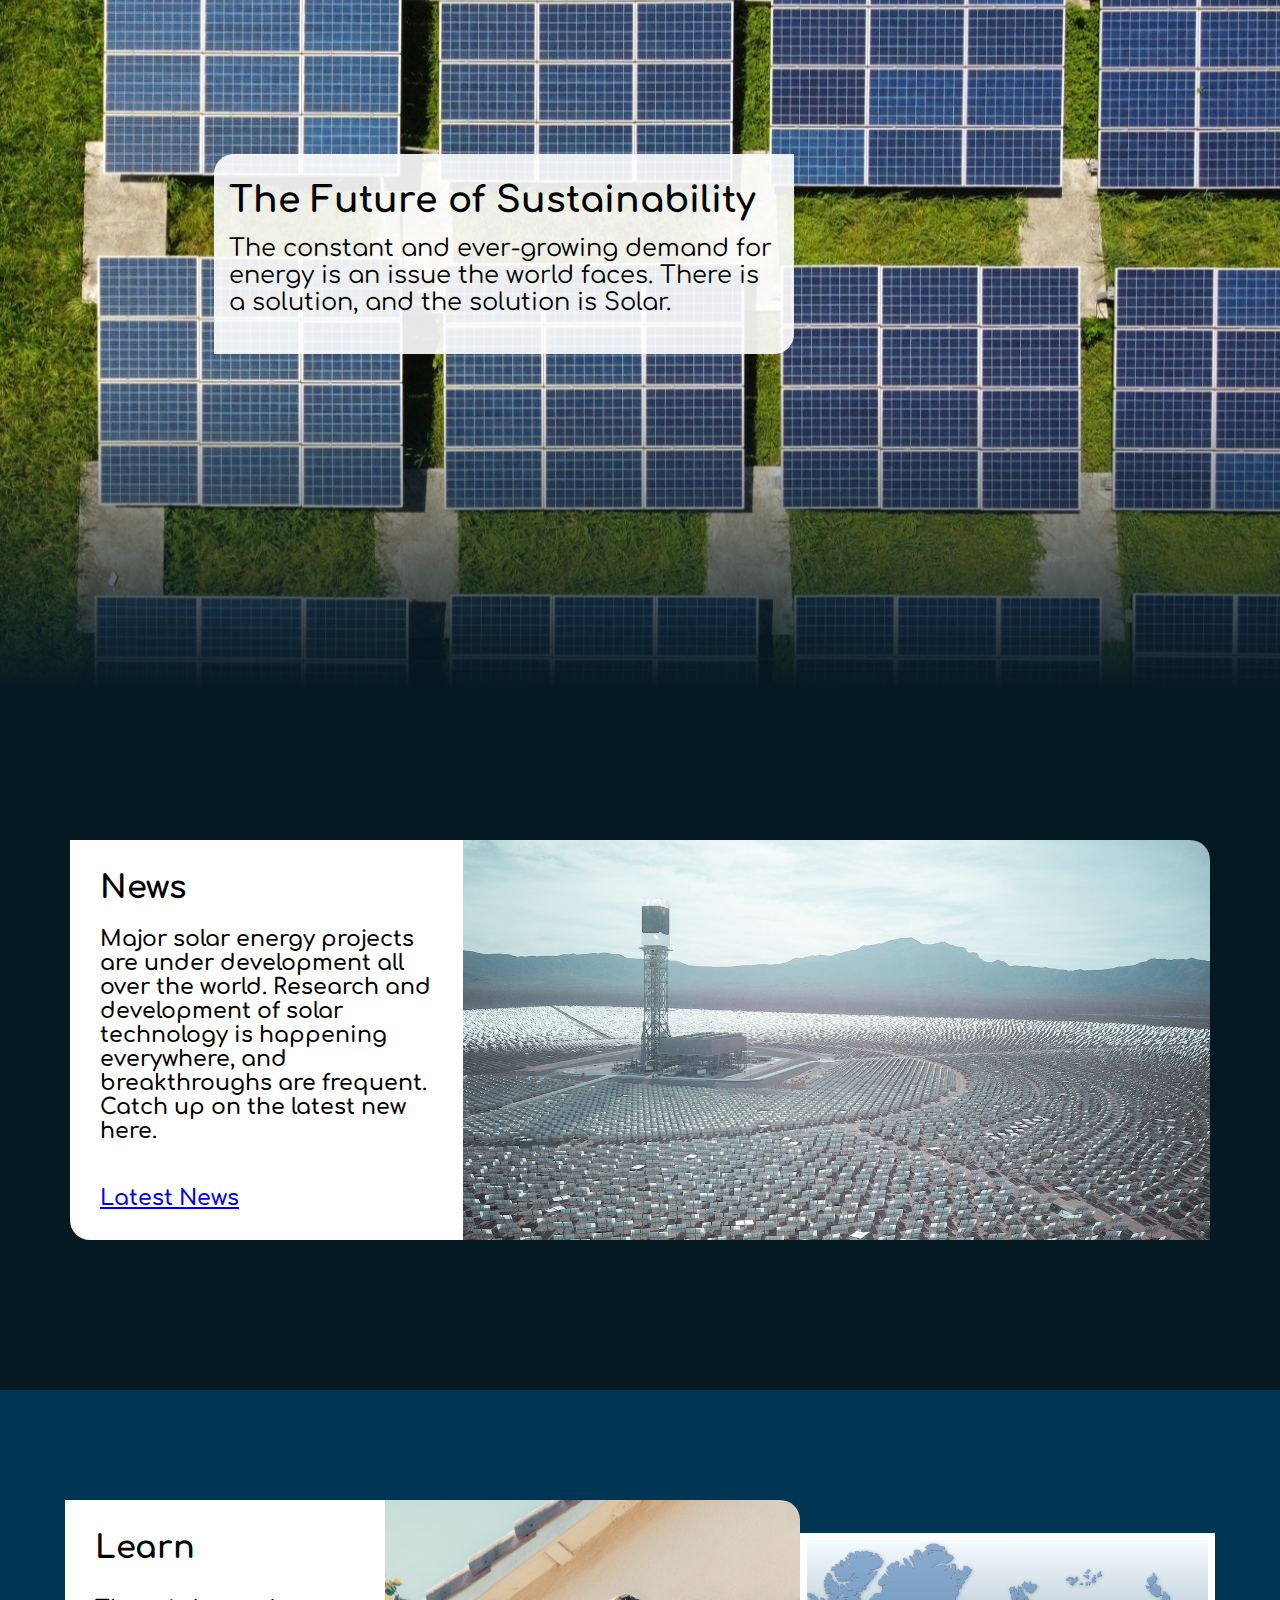
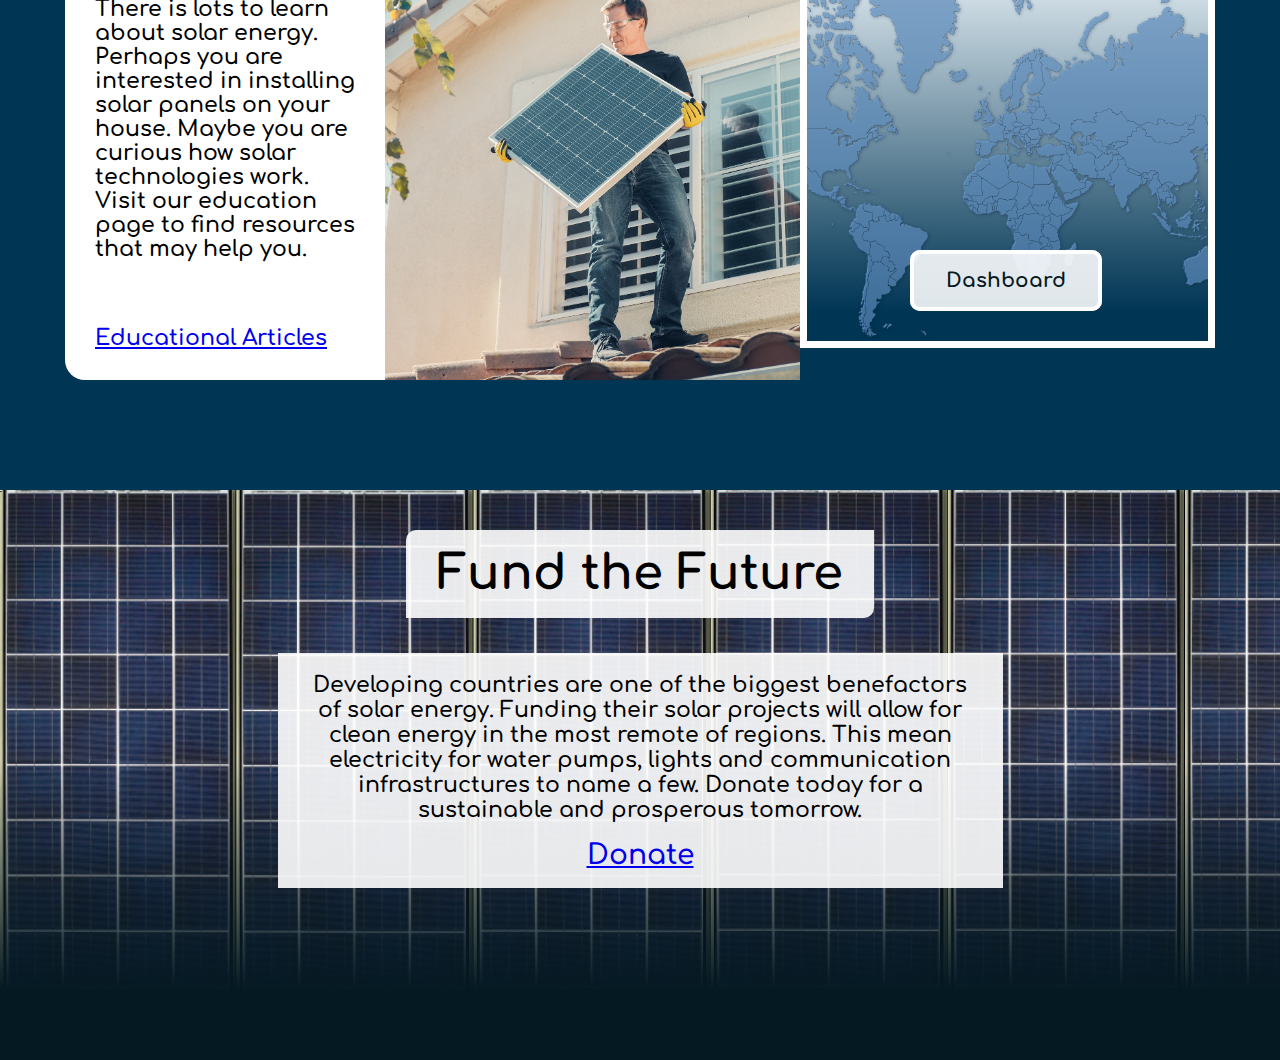
<file: index.html>
<!doctype html>
<html lang="en">
<head>
    <meta charset="UTF-8">
    <meta name="viewport"
          content="width=device-width, user-scalable=no, initial-scale=1.0, maximum-scale=1.0, minimum-scale=1.0">
    <meta http-equiv="X-UA-Compatible" content="ie=edge">
    <title>SolarPowerNow</title>
    <script src="https://code.jquery.com/jquery-3.6.1.min.js"
            integrity="sha256-o88AwQnZB+VDvE9tvIXrMQaPlFFSUTR+nldQm1LuPXQ=" crossorigin="anonymous"></script>
    <link rel="stylesheet" href="styles/main.css">
    <link rel="stylesheet" href="styles/home.css">
</head>
<body>
<header id="header"></header>
<main>
    <div class="container-main">
        <section class="hero-section">
            <div class="hero-section-content">
                <h1>The Future of Sustainability</h1>
                <p>The constant and ever-growing demand for energy is an issue the world faces. There is a solution, and
                    the solution is Solar. </p>
            </div>
        </section>
        <section class="section-two">
            <div class="section-two-content">
                <h2>News</h2>
                <p>Major solar energy projects are under development all over the world. Research and development of
                    solar technology is happening everywhere, and breakthroughs are frequent.
                    Catch up on the latest new here.</p>
                <a href="./news.html">Latest News</a>
            </div>
            <div class="section-two-image"></div>
        </section>
        <section class="section-three">
            <div class="section-three-left">
                <div class="section-three-content">
                    <h2>Learn</h2>
                    <p>There is lots to learn about solar energy. Perhaps you are interested in installing solar panels
                        on your house. Maybe you are curious how solar technologies work. Visit our education page to
                        find resources that may help you. </p>
                    <a href="./learn.html">Educational Articles</a>
                </div>
                <div class="section-three-image"></div>
            </div>
            <div class="section-three-map">
                <a href="./dashboard.html">Dashboard</a>
            </div>
        </section>
        <section class="section-four">
            <div class="section-four-heading">
                <h2>Fund the Future</h2>
            </div>
            <div class="section-four-content">
                <p>Developing countries are one of the biggest benefactors of solar energy. Funding their solar projects
                    will allow for clean energy in the most remote of regions. This mean electricity for water pumps,
                    lights and communication infrastructures to name a few. Donate today for a sustainable and
                    prosperous tomorrow. </p>
                <a href="./donations.html">Donate</a>
            </div>
        </section>
    </div>
</main>
<footer id="footer"></footer>
<script src="./scripts/headerAndFooter.js"></script>
</body>
</html>
</file>
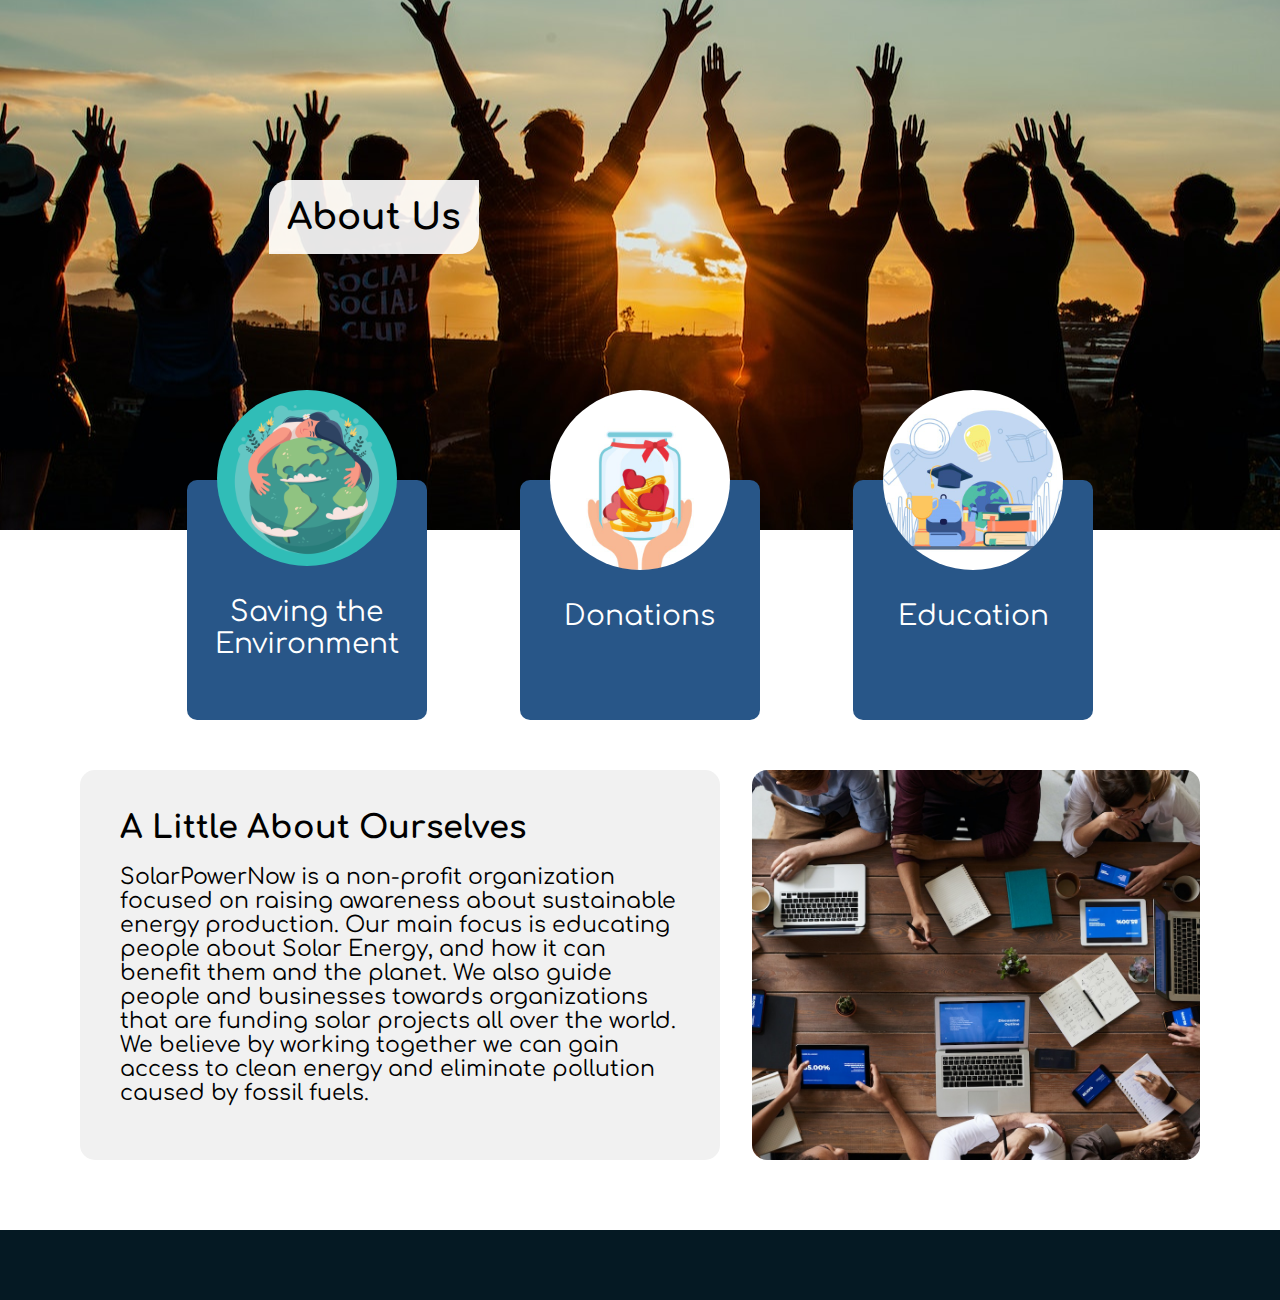
<file: about.html>
<!doctype html>
<html lang="en">
<head>
    <meta charset="UTF-8">
    <meta name="viewport"
          content="width=device-width, initial-scale=1.0, maximum-scale=1.0, minimum-scale=1.0">
    <meta http-equiv="X-UA-Compatible" content="ie=edge">
    <title>SolarPowerNow | About</title>
    <script src="https://code.jquery.com/jquery-3.6.1.min.js"
            integrity="sha256-o88AwQnZB+VDvE9tvIXrMQaPlFFSUTR+nldQm1LuPXQ=" crossorigin="anonymous"></script>
    <link rel="stylesheet" href="styles/main.css">
    <link rel="stylesheet" href="styles/about.css">
</head>
<body>
<header id="header"></header>
<main>
    <div class="container-main">
        <section class="hero-section">
            <div class="hero-section-content">
                <h1>About Us</h1>
            </div>
        </section>
        <section class="about-tag-section">
            <div class="about-tag-grid">
                <div>
                    <div id="tag-img-1"></div>
                    <p>Saving the Environment</p>
                </div>
                <div>
                    <div id="tag-img-2"></div>
                    <p>Donations</p>
                </div>
                <div>
                    <div id="tag-img-3"></div>
                    <p>Education</p>
                </div>
            </div>
        </section>
        <section class="about-content-section">
            <div class="about-content-grid">
                <div class="about-content-text">
                    <h2>A Little About Ourselves</h2>
                    <p>SolarPowerNow is a non-profit organization focused on raising awareness about sustainable energy
                        production. Our main focus is educating people about Solar Energy, and how it can benefit
                        them
                        and the planet. We also guide people and businesses towards organizations that are funding solar
                        projects all over the world. We believe by working together we can gain access to clean energy
                        and
                        eliminate pollution caused by fossil fuels. </p>
                </div>
                <div class="about-content-img"></div>
            </div>
        </section>
    </div>
</main>
<footer id="footer"></footer>
<script src="./scripts/headerAndFooter.js"></script>
</body>
</html>
</file>
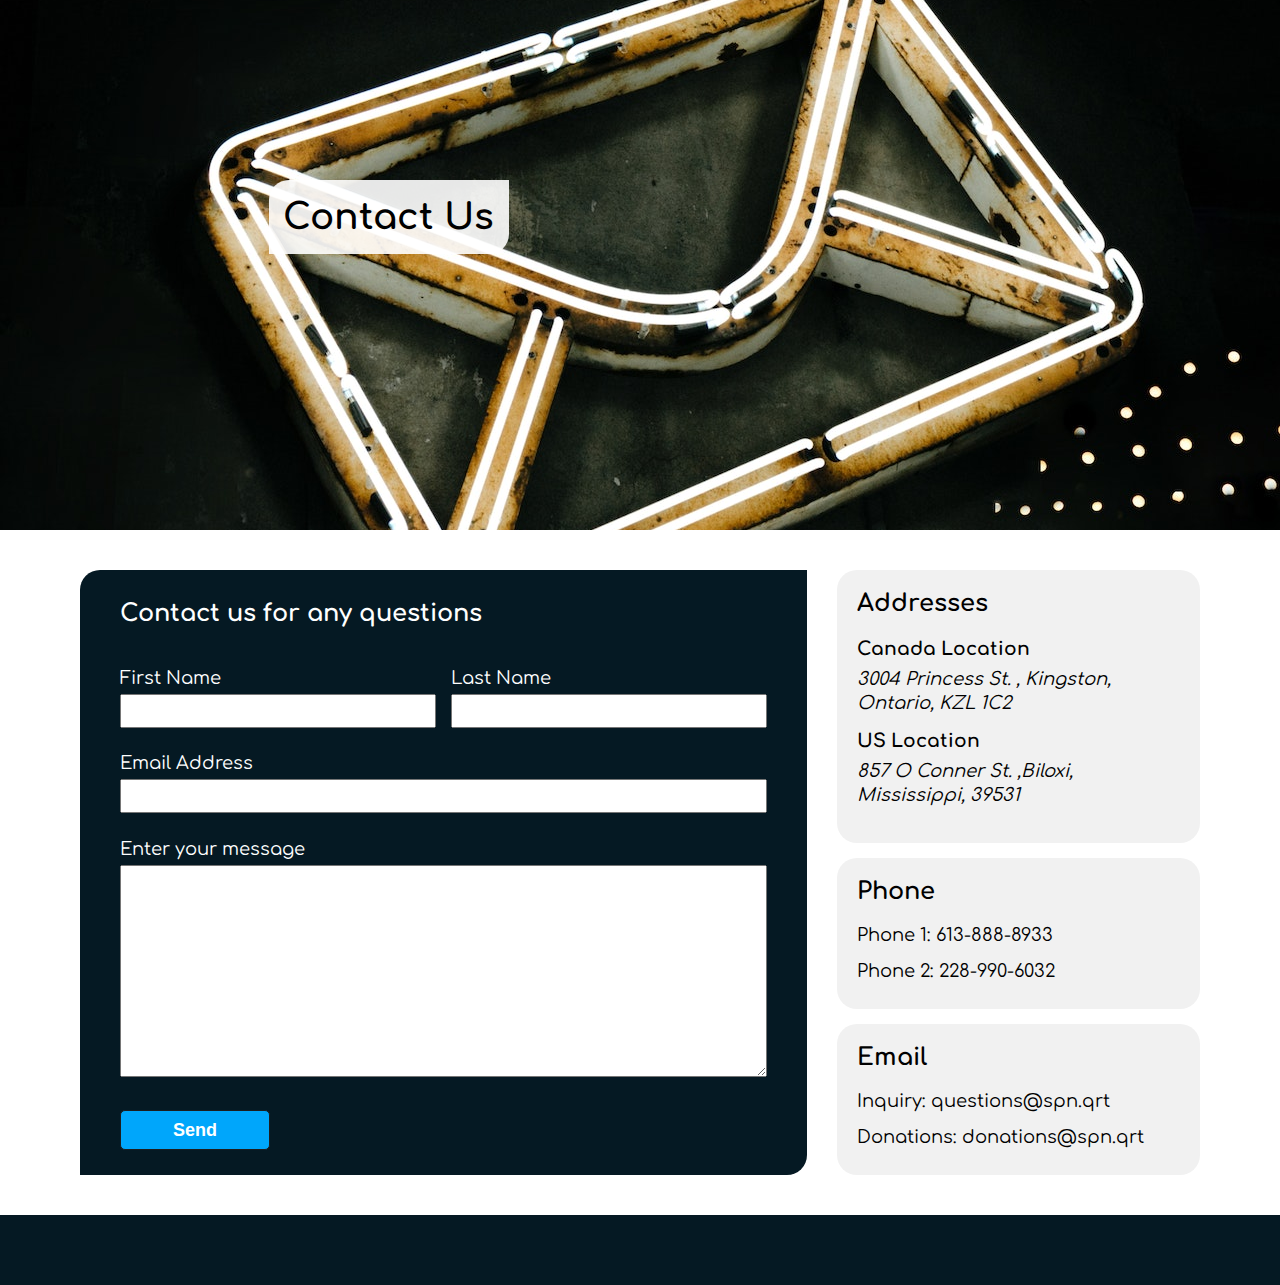
<file: contact.html>
<!doctype html>
<html lang="en">
<head>
    <meta charset="UTF-8">
    <meta name="viewport"
          content="width=device-width, user-scalable=no, initial-scale=1.0, maximum-scale=1.0, minimum-scale=1.0">
    <meta http-equiv="X-UA-Compatible" content="ie=edge">
    <title>SolarPowerNow | Contact</title>
    <script src="https://code.jquery.com/jquery-3.6.1.min.js"
            integrity="sha256-o88AwQnZB+VDvE9tvIXrMQaPlFFSUTR+nldQm1LuPXQ=" crossorigin="anonymous"></script>
    <link rel="stylesheet" href="https://cdnjs.cloudflare.com/ajax/libs/font-awesome/6.2.1/css/all.min.css"
          integrity="sha512-MV7K8+y+gLIBoVD59lQIYicR65iaqukzvf/nwasF0nqhPay5w/9lJmVM2hMDcnK1OnMGCdVK+iQrJ7lzPJQd1w=="
          crossorigin="anonymous" referrerpolicy="no-referrer"/>
    <link rel="stylesheet" href="styles/main.css">
    <link rel="stylesheet" href="styles/contact.css">
</head>
<body>
<header id="header"></header>
<main>
    <div class="container-main">
        <section class="hero-section">
            <div class="hero-section-content">
                <h1>Contact Us</h1>
            </div>
        </section>

        <section class="contact-section">
            <div class="contact-section-main-grid">
                <form class="contact-form-grid">
                    <h2>Contact us for any questions</h2>
                    <div class="contact-first-name">
                        <label for="first-name">First Name</label>
                        <input type="text" id="first-name" required>
                    </div>
                    <div class="contact-last-name">
                        <label for="last-name">Last Name</label>
                        <input type="text" id="last-name" required>
                    </div>
                    <div class="contact-email">
                        <label for="email-input">Email Address</label>
                        <input type="text" id="email-input" required>
                    </div>
                    <div class="contact-message">
                        <label for="message">Enter your message</label>
                        <textarea id="message" rows="14"></textarea>
                    </div>
                    <div class="form-submit">
                        <input type="submit" value="Send">
                    </div>
                </form>
                <div class="contact-info-grid">
                    <div class="address-info">
                        <h2>Addresses <i class="fa-solid fa-location-dot"></i></h2>
                        <h3>Canada Location</h3>
                        <address>3004 Princess St. , Kingston, <br>Ontario, KZL 1C2</address>
                        <h3>US Location</h3>
                        <address>857 O Conner St. ,Biloxi, <br>Mississippi, 39531</address>
                    </div>
                    <div class="phone-info">
                        <h2>Phone <i class="fa-solid fa-phone"></i></h2>
                        <p>Phone 1: 613-888-8933</p>
                        <p>Phone 2: 228-990-6032</p>
                    </div>
                    <div class="email-info">
                        <h2>Email <i class="fa-solid fa-envelope"></i></h2>
                        <p>Inquiry: questions@spn.qrt</p>
                        <p>Donations: donations@spn.qrt</p>
                    </div>
                </div>
            </div>
        </section>
    </div>
</main>
<footer id="footer"></footer>
<script src="./scripts/headerAndFooter.js"></script>
</body>
</html>
</file>
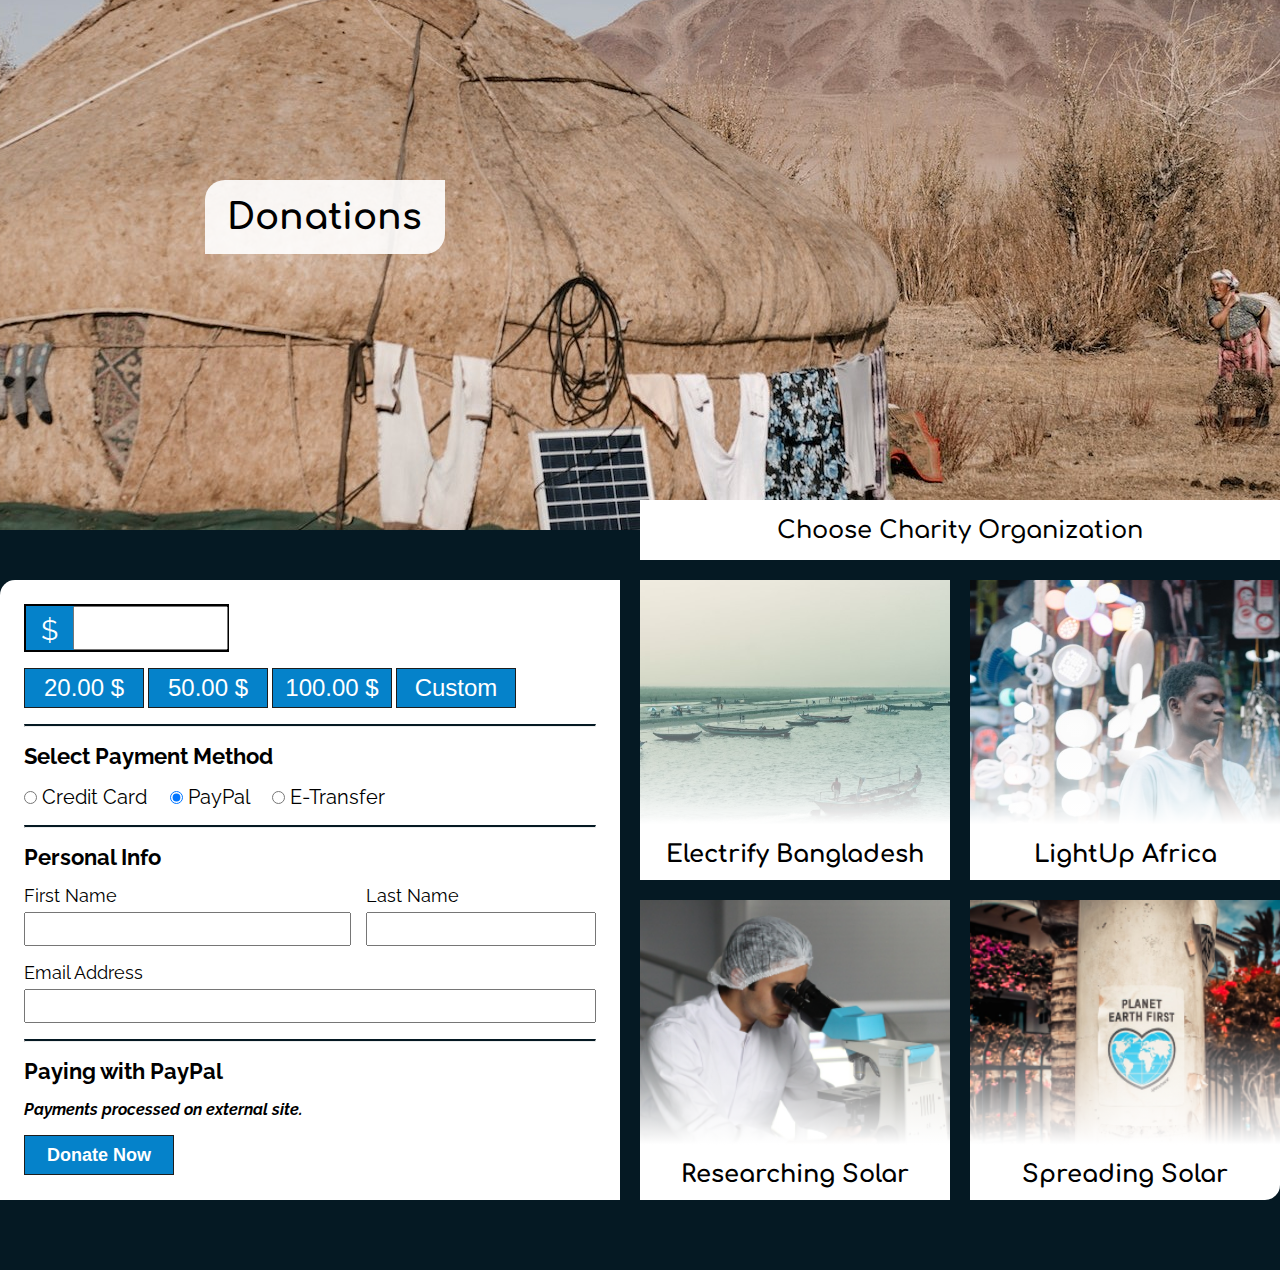
<file: donations.html>
<!doctype html>
<html lang="en">
<head>
    <meta charset="UTF-8">
    <meta name="viewport"
          content="width=device-width, user-scalable=no, initial-scale=1.0, maximum-scale=1.0, minimum-scale=1.0">
    <meta http-equiv="X-UA-Compatible" content="ie=edge">
    <title>SolarPowerNow | Learn</title>
    <script src="https://code.jquery.com/jquery-3.6.1.min.js"
            integrity="sha256-o88AwQnZB+VDvE9tvIXrMQaPlFFSUTR+nldQm1LuPXQ=" crossorigin="anonymous"></script>
    <link rel="stylesheet" href="https://cdnjs.cloudflare.com/ajax/libs/font-awesome/6.2.1/css/all.min.css"
          integrity="sha512-MV7K8+y+gLIBoVD59lQIYicR65iaqukzvf/nwasF0nqhPay5w/9lJmVM2hMDcnK1OnMGCdVK+iQrJ7lzPJQd1w=="
          crossorigin="anonymous" referrerpolicy="no-referrer"/>
    <link rel="stylesheet" href="styles/main.css">
    <link rel="stylesheet" href="styles/donations.css">
</head>
<body>
<header id="header"></header>
<main>
    <div class="container-main">
        <section class="hero-section">
            <div class="hero-section-content">
                <h1>Donations</h1>
            </div>
        </section>
        <section class="donation-section">
            <div class="donation-main-grid">
                <div class="donation-heading-choose">
                    <h2>Choose Charity Organization</h2>
                </div>
                <div class="donation-form">
                    <div class="donate-amount-input-group">
                        <label for="donate-amount-input">$</label>
                        <input type="number" id="donate-amount-input" required>
                    </div>
                    <div class="donate-amount-button-group">
                        <div class="donate-amount-button">
                            <input type="button" value="20.00 $" data-value="20.00">
                        </div>
                        <div class="donate-amount-button">
                            <input type="button" value="50.00 $" data-value="50.00">
                        </div>
                        <div class="donate-amount-button">
                            <input type="button" value="100.00 $" data-value="100.00">
                        </div>
                        <div class="donate-amount-button">
                            <input type="button" value="Custom"  data-value="0">
                        </div>
                    </div>
                    <hr class="hr1">
                    <h3 class="h31">Select Payment Method</h3>
                    <div class="payment-method-group">
                        <div>
                            <input type="radio" id="radio-CC" name="payment-method" value="Credit Card" >
                            <label for="radio-CC">Credit Card</label>
                        </div>
                        <div>
                            <input type="radio" id="radio-paypal" name="payment-method" value="PayPal" checked>
                            <label for="radio-paypal">PayPal</label>
                        </div>
                        <div>
                            <input type="radio" id="radio-e-transfer" name="payment-method" value="E-Transfer">
                            <label for="radio-e-transfer">E-Transfer</label>
                        </div>
                    </div>
                    <hr class="hr2">
                    <h3 class="h32">Personal Info</h3>
                    <div class="payment-first-name">
                        <label for="payment-first-name-input">First Name</label>
                        <input type="text" id="payment-first-name-input" required>
                    </div>
                    <div class="payment-last-name">
                        <label for="payment-last-name-input">Last Name</label>
                        <input type="text" id="payment-last-name-input" required>
                    </div>
                    <div class="payment-email">
                        <label for="payment-email-input">Email Address</label>
                        <input type="text" id="payment-email-input" required>
                    </div>
                    <hr class="hr3">
                    <h3 class="h33">Paying with <span id="paymentTypeText">PayPal</span></h3>
                    <h4 class="h41">Payments processed on external site.</h4>
                    <div class="form-submit">
                        <input type="submit" value="Donate Now">
                    </div>
                </div>
                <div class="donation-org donation-org-1" tabindex="0">
                    <h3>Electrify Bangladesh</h3>
                </div>
                <div class="donation-org donation-org-2" tabindex="0">
                    <h3>LightUp Africa</h3>
                </div>
                <div class="donation-org donation-org-3" tabindex="0">
                    <h3>Researching Solar</h3>
                </div>
                <div class="donation-org donation-org-4" tabindex="0">
                    <h3>Spreading Solar</h3>
                </div>
            </div>
        </section>
    </div>
</main>
<footer id="footer"></footer>
<script src="./scripts/headerAndFooter.js"></script>
<script src="./scripts/donations.js"></script>
</body>
</html>
</file>
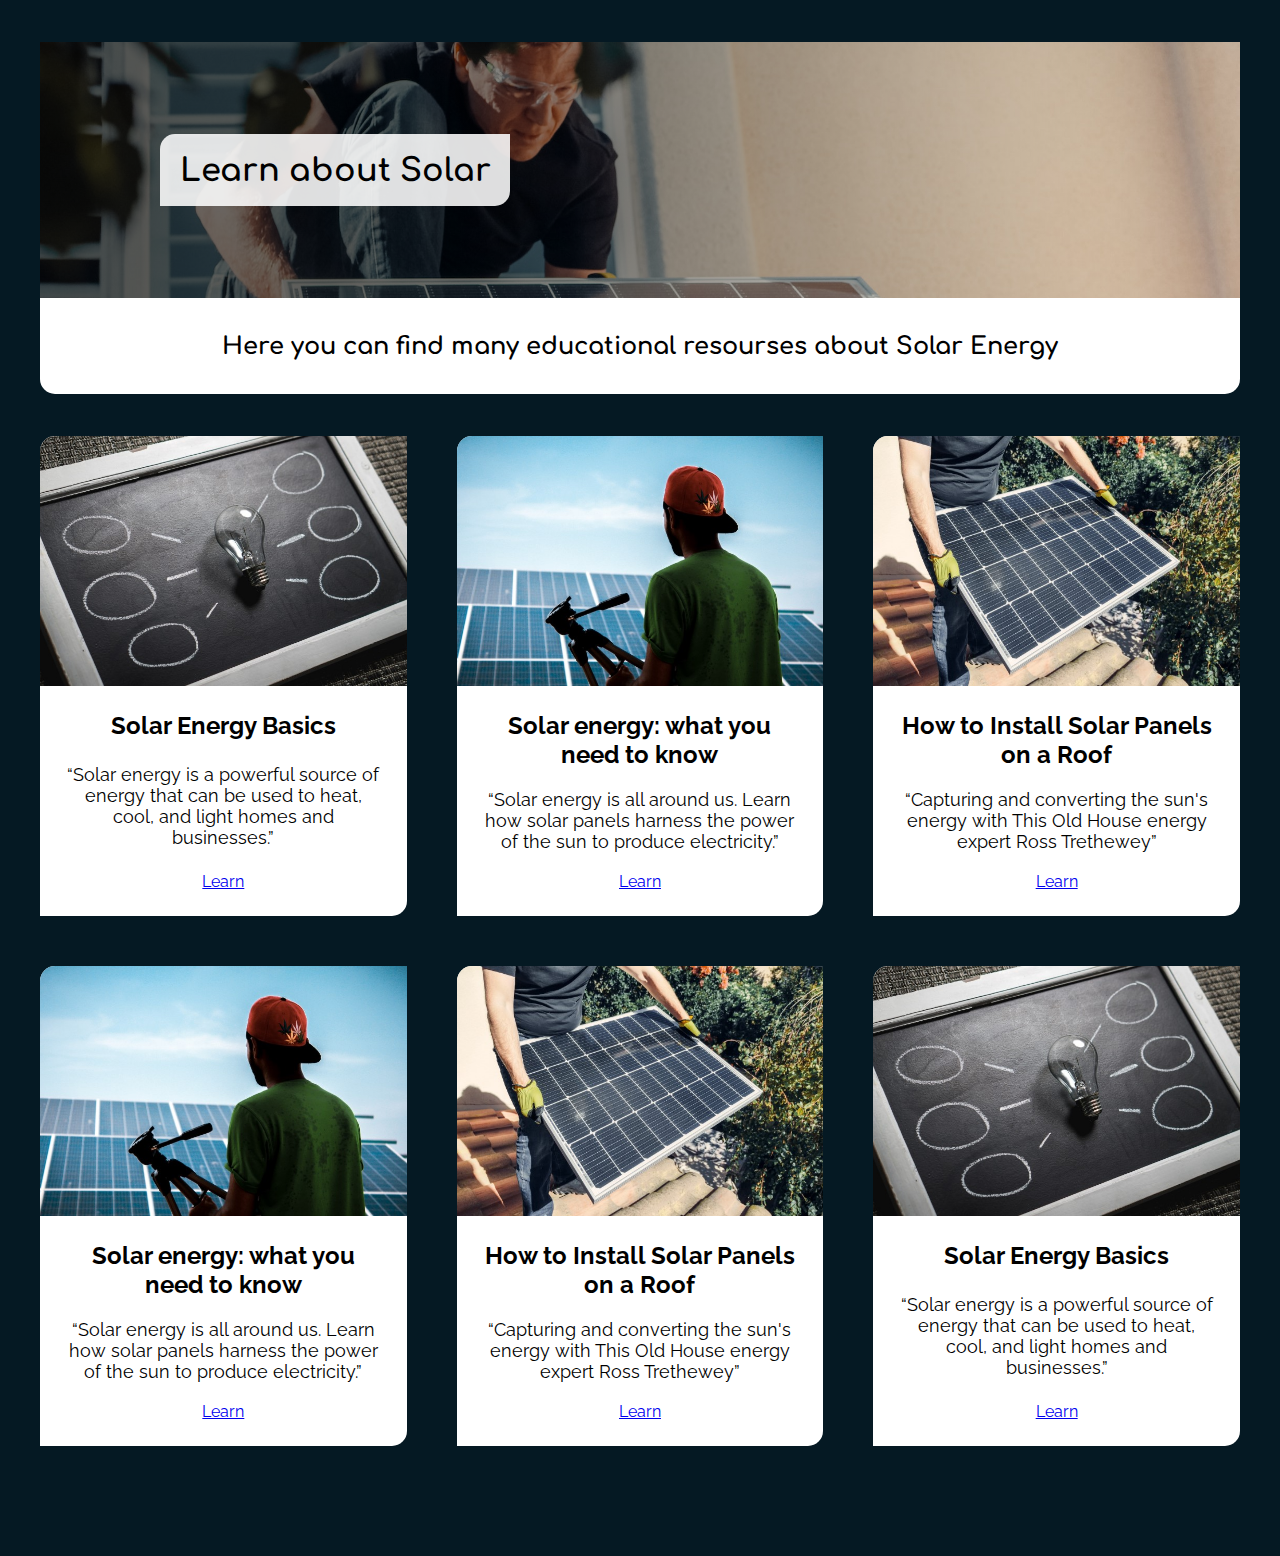
<file: learn.html>
<!doctype html>
<html lang="en">
<head>
    <meta charset="UTF-8">
    <meta name="viewport"
          content="width=device-width, initial-scale=1.0, maximum-scale=5.0, minimum-scale=1.0">
    <meta http-equiv="X-UA-Compatible" content="ie=edge">
    <title>SolarPowerNow | Learn</title>
    <script src="https://code.jquery.com/jquery-3.6.1.min.js"
            integrity="sha256-o88AwQnZB+VDvE9tvIXrMQaPlFFSUTR+nldQm1LuPXQ=" crossorigin="anonymous"></script>
    <link rel="stylesheet" href="styles/main.css">
    <link rel="stylesheet" href="styles/learn.css">
</head>
<body>
<header id="header"></header>
<main>
    <div class="page-hero">
        <div class="page-main-hero">
            <div class="page-hero-scrim">
                <h1>Learn about Solar</h1>
            </div>
        </div>
        <div class="page-sub-hero">
            <h2>Here you can find many educational resourses about Solar Energy</h2>
        </div>
    </div>
    <div class="learn-grid">
        <section class="learn-section">
            <div id="article-img-1" class="learn-image"></div>
            <div class="learn-content">
                <h2>Solar Energy Basics</h2>
                <p class="excerpt">
                    “Solar energy is a powerful source of energy that can be used to heat, cool, and light homes and
                    businesses.”
                </p>
                <a href="https://www.nrel.gov/research/re-solar.html" class="learn-link">Learn</a>
            </div>
        </section>
        <section class="learn-section">
            <div id="article-img-2" class="learn-image"></div>
            <div class="learn-content">
                <h2>Solar energy: what you need to know</h2>
                <p class="excerpt">
                    “Solar energy is all around us. Learn how solar panels
                    harness the power of the sun to produce electricity.”
                </p>
                <a href="https://www.energysage.com/solar/" class="learn-link">Learn</a>
            </div>
        </section>
        <section class="learn-section">
            <div id="article-img-3" class="learn-image"></div>
            <div class="learn-content">
                <h2>How to Install Solar Panels on a Roof</h2>
                <p class="excerpt">
                    “Capturing and converting the sun's energy with This
                    Old House energy expert Ross Trethewey”
                </p>
                <a href="https://www.thisoldhouse.com/solar-alternative-energy/21017107/how-to-install-solar-panels-on-a-roof" class="learn-link">Learn</a>
            </div>
        </section>
        <section class="learn-section">
            <div id="article-img-4" class="learn-image"></div>
            <div class="learn-content">
                <h2>Solar energy: what you need to know</h2>
                <p class="excerpt">
                    “Solar energy is all around us. Learn how solar panels
                    harness the power of the sun to produce electricity.”
                </p>
                <a href="https://www.energysage.com/solar/" class="learn-link">Learn</a>
            </div>
        </section>
        <section class="learn-section">
            <div id="article-img-5" class="learn-image"></div>
            <div class="learn-content">
                <h2>How to Install Solar Panels on a Roof</h2>
                <p class="excerpt">
                    “Capturing and converting the sun's energy with This
                    Old House energy expert Ross Trethewey”
                </p>
                <a href="https://www.thisoldhouse.com/solar-alternative-energy/21017107/how-to-install-solar-panels-on-a-roof" class="learn-link">Learn</a>
            </div>
        </section>
        <section class="learn-section">
            <div id="article-img-6" class="learn-image"></div>
            <div class="learn-content">
                <h2>Solar Energy Basics</h2>
                <p class="excerpt">
                    “Solar energy is a powerful source of energy that can be used to heat, cool, and light homes and
                    businesses.”
                </p>
                <a href="https://www.nrel.gov/research/re-solar.html" class="learn-link">Learn</a>
            </div>
        </section>
    </div>
</main>
<footer id="footer"></footer>
<script src="./scripts/headerAndFooter.js"></script>
</body>
</html>
</file>
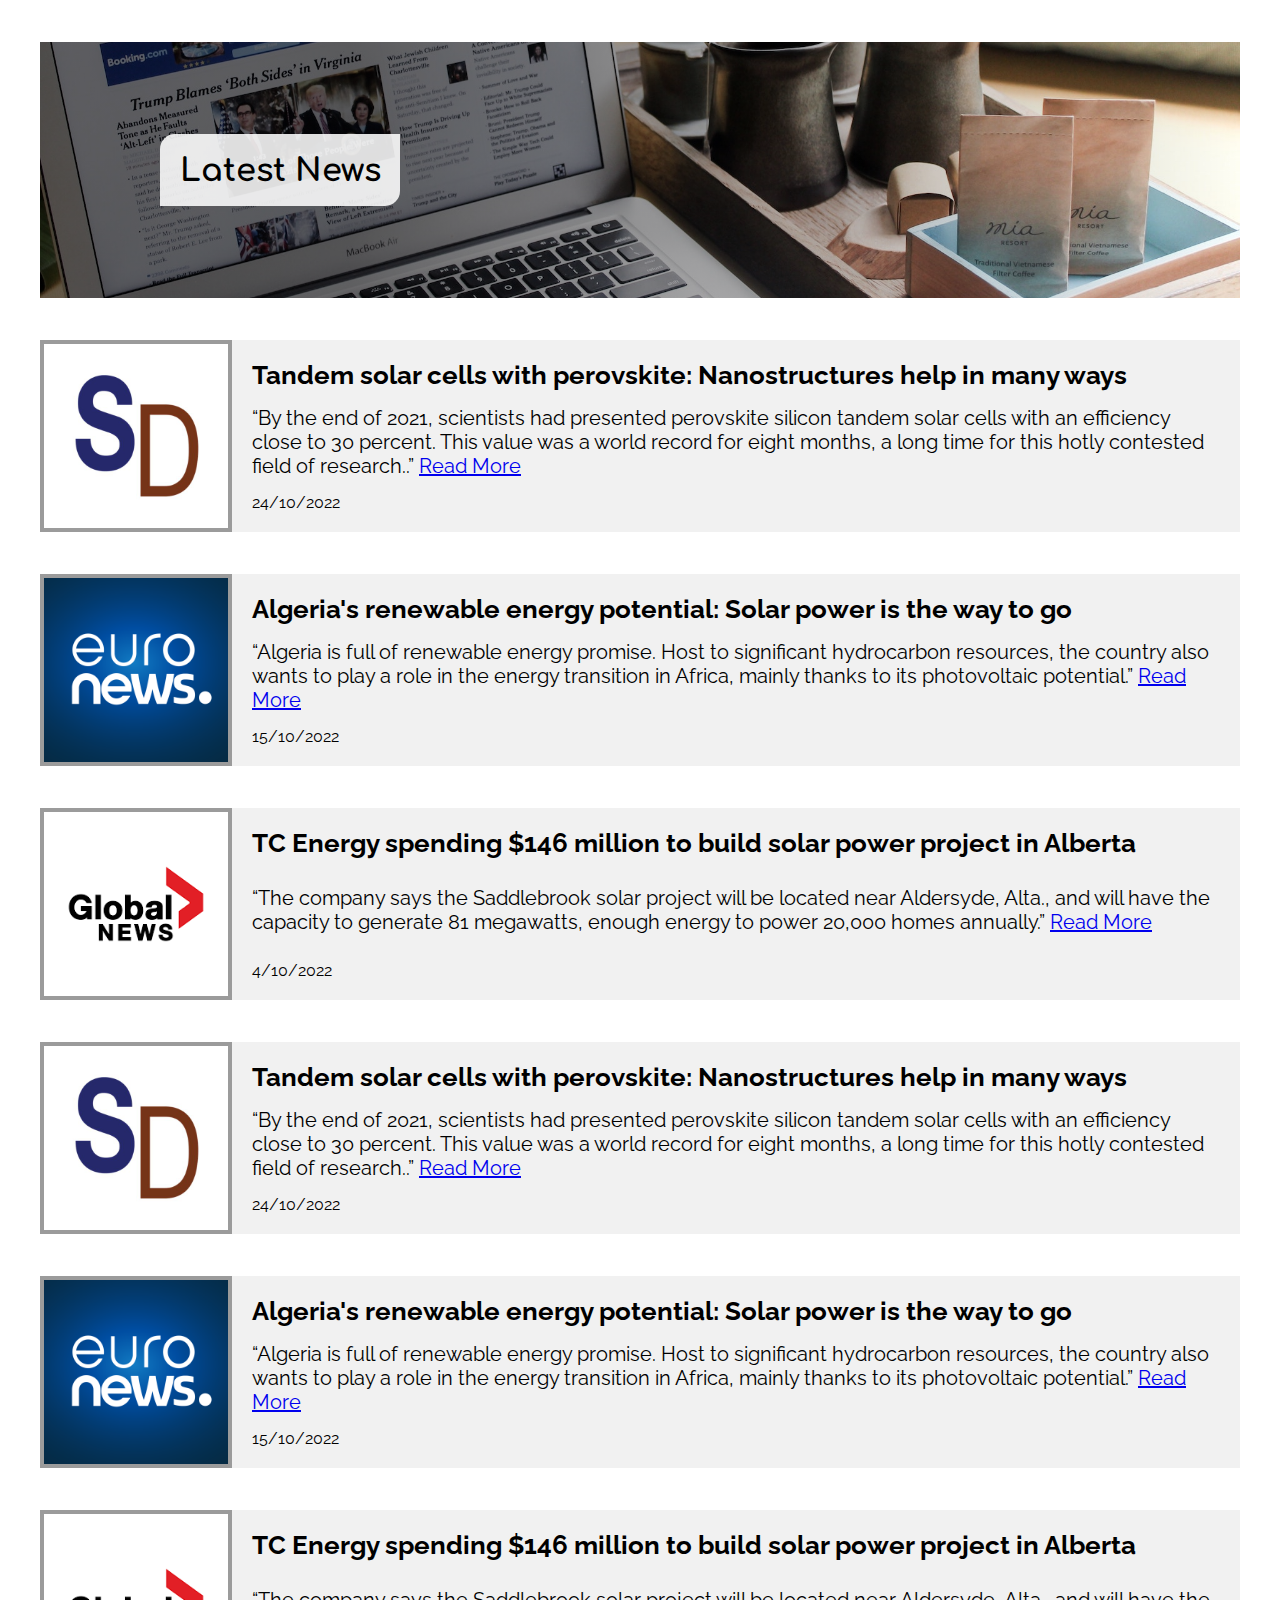
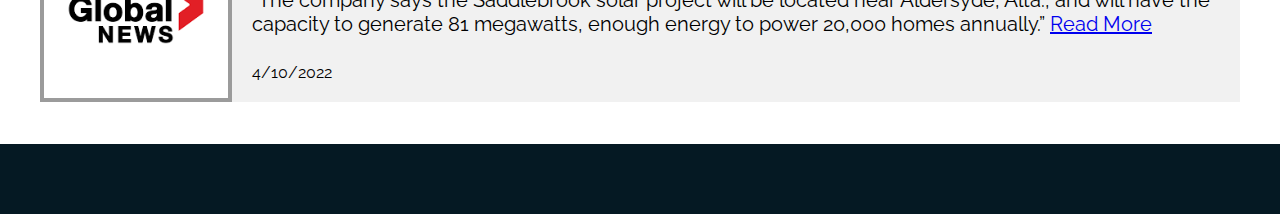
<file: news.html>
<!doctype html>
<html lang="en">
<head>
    <meta charset="UTF-8">
    <meta name="viewport"
          content="width=device-width, user-scalable=no, initial-scale=1.0, maximum-scale=1.0, minimum-scale=1.0">
    <meta http-equiv="X-UA-Compatible" content="ie=edge">
    <title>SolarPowerNow | News</title>
    <script src="https://code.jquery.com/jquery-3.6.1.min.js"
            integrity="sha256-o88AwQnZB+VDvE9tvIXrMQaPlFFSUTR+nldQm1LuPXQ=" crossorigin="anonymous"></script>
    <link rel="stylesheet" href="styles/main.css">
    <link rel="stylesheet" href="styles/news.css">
</head>
<body>
<header id="header"></header>
<main>
    <div class="page-hero">
        <div class="page-hero-scrim">
            <h1>Latest News</h1>
        </div>
    </div>
    <section class="news-section">
        <div id="news-logo-3" class="news-image"></div>
        <div class="news-content">
            <h2>Tandem solar cells with perovskite: Nanostructures help in many ways</h2>
            <p class="excerpt">
                “By the end of 2021, scientists had presented perovskite silicon tandem solar cells with an efficiency
                close to 30 percent. This value was a world record for eight months, a long time for this hotly
                contested field of research..” <a href="https://www.sciencedaily.com/releases/2022/10/221003141402.htm">Read More</a>
            </p>
            <p class="date">24/10/2022</p>
        </div>
    </section>
    <section class="news-section">
        <div id="news-logo-1" class="news-image"></div>
        <div class="news-content">
            <h2>Algeria's renewable energy potential: Solar power is the way to go</h2>
            <p class="excerpt">
                “Algeria is full of renewable energy promise. Host to significant hydrocarbon resources, the country
                also wants to play a role in the energy transition in Africa, mainly thanks to its photovoltaic
                potential.” <a href="https://www.euronews.com/2022/10/03/algerias-renewable-energy-potential-solar-power-is-the-way-to-go">Read More</a>
            </p>
            <p class="date">15/10/2022</p>
        </div>
    </section>
    <section class="news-section">
        <div id="news-logo-2" class="news-image"></div>
        <div class="news-content">
            <h2>TC Energy spending $146 million to build solar power project in Alberta</h2>
            <p class="excerpt">
                “The company says the Saddlebrook solar project will be located near Aldersyde, Alta., and will have the
                capacity to generate 81 megawatts, enough energy to power 20,000 homes annually.” <a href="https://globalnews.ca/news/9174855/tc-energy-first-solar-power-project-alberta/">Read
                More</a>
            </p>
            <p class="date">4/10/2022</p>
        </div>
    </section>
    <section class="news-section">
        <div id="news-logo-6" class="news-image"></div>
        <div class="news-content">
            <h2>Tandem solar cells with perovskite: Nanostructures help in many ways</h2>
            <p class="excerpt">
                “By the end of 2021, scientists had presented perovskite silicon tandem solar cells with an efficiency
                close to 30 percent. This value was a world record for eight months, a long time for this hotly
                contested field of research..” <a href="https://www.sciencedaily.com/releases/2022/10/221003141402.htm">Read More</a>
            </p>
            <p class="date">24/10/2022</p>
        </div>
    </section>
    <section class="news-section">
        <div id="news-logo-4" class="news-image"></div>
        <div class="news-content">
            <h2>Algeria's renewable energy potential: Solar power is the way to go</h2>
            <p class="excerpt">
                “Algeria is full of renewable energy promise. Host to significant hydrocarbon resources, the country
                also wants to play a role in the energy transition in Africa, mainly thanks to its photovoltaic
                potential.” <a href="https://www.euronews.com/2022/10/03/algerias-renewable-energy-potential-solar-power-is-the-way-to-go">Read More</a>
            </p>
            <p class="date">15/10/2022</p>
        </div>
    </section>
    <section class="news-section">
        <div id="news-logo-5" class="news-image"></div>
        <div class="news-content">
            <h2>TC Energy spending $146 million to build solar power project in Alberta</h2>
            <p class="excerpt">
                “The company says the Saddlebrook solar project will be located near Aldersyde, Alta., and will have the
                capacity to generate 81 megawatts, enough energy to power 20,000 homes annually.” <a href="https://globalnews.ca/news/9174855/tc-energy-first-solar-power-project-alberta/">Read
                More</a>
            </p>
            <p class="date">4/10/2022</p>
        </div>
    </section>
</main>
<footer id="footer"></footer>
<script src="./scripts/headerAndFooter.js"></script>
</body>
</html>
</file>
<file: styles/main.css>
@import url('https://fonts.googleapis.com/css2?family=Comfortaa:wght@300;400;500;600;700&display=swap');
@import url('https://fonts.googleapis.com/css2?family=Raleway:ital,wght@0,300;0,400;0,500;0,600;0,700;1,300;1,400;1,500;1,600;1,700&display=swap');

:root {
    --font-family-Comfortaa: 'Comfortaa', serif;
    --font-family-Raleway: 'Raleway', sans-serif;
    --darkest-blue: #051923;
    --medium-blue: #003554;
    --form-blue: #0582CA;
    --dark-yellow: #fdc500;
    --hover-yellow: #ffd500;
    --light-blue-1: #00A6fb;
    --simple-white: #ffffff;
    --simple-black: #9b9b9b;
    --text-bg-gray: #f1f1f1;
}

* {
    margin: 0;
    padding: 0;
    box-sizing: border-box;
}

.navbar,
footer {
    display: flex;
    align-items: center;
    justify-content: space-between;
    margin: 0 auto;
    width: 100%;
    max-width: 1920px;
    height: 70px;
    background-color: var(--darkest-blue);
}

.nav-link,
.nav-link-more,
.nav-link-donate,
.footer-link-more {
    font-family: var(--font-family-Raleway);
    color: var(--simple-white);
    text-decoration: none;
}

.nav-logo {
    display: flex;
    align-items: center;
    margin-right: 7%;
    width: 270px;
}

.nav-logo > a {
    text-decoration: none;
}

.nav-logo > a > img {
    margin: 15px;
    width: 54px;
    height: auto;
}

.nav-logo > a > span {
    font-family: var(--font-family-Comfortaa);
    font-size: 24px;
    color: var(--simple-white);
}

.nav-menu-main {
    margin-right: auto;
}

.nav-link {
    padding: 0 10px;
    font-size: 20px;
}

.nav-menu-more,
.footer-menu {
    margin-right: 30px;
}

.nav-link-more,
.footer-link-more {
    padding: 0 15px;
    font-size: 16px;
}

.nav-link-donate {
    background-color: var(--dark-yellow);
    color: var(--darkest-blue);
    margin: 0 10px;
    padding: 14px 30px;
    font-size: 22px;
    font-weight: 700;
    border-radius: 5px;
    border: 2px solid var(--simple-white);
}

.nav-link-donate:hover {
    background-color: var(--hover-yellow);
}

.container-main {
    margin: 0 auto;
    width: 100%;
    max-width: 1920px;
}

footer {
    min-height: 60px;
}

.footer-copyright {
    padding-left: 15px;
    font-family: var(--font-family-Comfortaa);
    font-size: 20px;
    color: var(--simple-white);
}
</file>
<file: styles/home.css>
.hero-section {
    height: 690px;
    background-image: linear-gradient(180deg, rgba(255, 255, 255, 0) 0%, rgba(40, 57, 66, 0) 54.17%, #051923 100%),
    url("../images/home/hero-bg_image_solar_panels.jpg");
    background-repeat: no-repeat;
    background-position: right;
}

.hero-section-content {
    position: relative;
    width: 580px;
    height: 200px;
    left: 214px;
    top: 154px;
    background: rgba(255, 255, 255, 0.90);
    border-radius: 20px 0 20px 0;
}

.hero-section-content > * {
    font-family: var(--font-family-Comfortaa);
}

.hero-section-content > h1 {
    padding: 26px 15px 15px 15px;
    font-size: 36px;
    font-weight: 700;
}

.hero-section-content > p {
    padding: 0 15px 0 15px;
    font-size: 24px;
}

.section-two {
    display: flex;
    justify-content: center;
    align-items: center;
    height: 700px;
    background-color: var(--darkest-blue);
}

.section-two-content,
.section-three-content {
    display: grid;
    grid-template-columns: 1fr;
    padding: 30px;
    background-color: var(--simple-white);
    border-radius: 0 0 0 20px;
}

.section-two-content {
    width: 393px;
    min-width: 320px;
    height: 400px;
}

.section-two-content > *,
.section-three-content > * {
    font-family: var(--font-family-Comfortaa);
    font-size: 22px;
    font-weight: 600;
}

.section-two-content > h2,
.section-three-content > h2 {
    font-size: 32px;
    font-weight: 700;
}

.section-two-content > a,
.section-three-content > a {
    align-self: end;
}

.section-two-image {
    width: 747px;
    height: 400px;
    background-image: url("../images/home/section_two_image_solar_conc.jpg");
    background-repeat: no-repeat;
    background-size: cover;
    border-radius: 0 20px 0 0;
}

.section-three {
    padding: 0 260px;
    display: grid;
    grid-template-columns: 2fr 1fr;
    justify-content: center;
    align-items: center;
    height: 700px;
    background-color: var(--medium-blue);
}

.section-three-left {
    display: flex;
}

.section-three-content {
    width: 320px;
    height: 480px;
}

.section-three-image {
    width: 415px;
    height: 480px;
    background-image: url("../images/home/section-three_guy_holding_panel.jpg");
    background-repeat: no-repeat;
    background-size: cover;
    border-radius: 0 20px 0 0;
}

.section-three-map {
    justify-self: end;
    width: 415px;
    height: 415px;
    background-image: url("../images/home/section_three_map.png"),
    linear-gradient(180deg, #F4FBFF 0%, rgba(244, 251, 255, 0.157906) 76.56%, rgba(244, 251, 255, 0) 92.77%);
    background-position: center;
    background-size: cover;
    border: 7px solid #FFFFFF;
}

.section-three-map > a{
    position: relative;
    top: 329px;
    left: 103px;
    padding: 15px 32px 15px 32px;
    height: 48px;
    background: rgba(255, 255, 255, 0.88);
    border: 4px solid #FFFFFF;
    border-radius: 10px;
    font-family: var(--font-family-Comfortaa);
    font-size: 20px;
    font-weight: 800;
    text-decoration: none;
    color: var(--darkest-blue);
}

.section-four {
    display: flex;
    flex-direction: column;
    align-items: center;
    height: 500px;
    padding: 40px;
    background-image: linear-gradient(180deg, rgba(255, 255, 255, 0) 0%, rgba(40, 57, 66, 0) 54.17%, #051923 100%),
    url("../images/home/section_four_solar_array.png");
    background-repeat: no-repeat;
    background-size: cover;
}

.section-four-heading {
    display: flex;
    justify-content: center;
    align-items: center;
    width: 468px;
    height: 88px;
    background: rgba(255, 255, 255, 0.90);
    border-radius: 10px 0 10px 0;
    font-family: var(--font-family-Comfortaa);
    font-weight: 700;
    font-size: 32px;
    line-height: 36px;
}

.section-four-content {
    display: flex;
    flex-direction: column;
    justify-content: center;
    margin-top: 35px;
    padding: 30px;
    align-items: center;
    width: 725px;
    height: 235px;
    background: rgba(255, 255, 255, 0.90);
}

.section-four-content > * {
    font-family: var(--font-family-Comfortaa);
    text-align: center;
    font-weight: 600;
    font-size: 22px;
    line-height: 25px;
}

.section-four-content > a {
    padding-top: 20px;
    font-size: 28px;
}
</file>
<file: styles/about.css>
.hero-section {
    height: 530px;
    background-image: url("../images/about/about_hero_img.jpg");
    background-repeat: no-repeat;
    background-position: center;
}

.hero-section-content {
    position: relative;
    top: 180px;
    left: 21%;
    display: flex;
    justify-content: center;
    align-items: center;
    width: 210px;
    height: 74px;
    background: rgba(255, 255, 255, 0.90);
    border-radius: 20px 0 20px 0;
}

.hero-section-content > * {
    font-family: var(--font-family-Comfortaa);
}

.hero-section-content > h1 {
    font-size: 36px;
    font-weight: 700;
}

.about-tag-section {
    display: flex;
    justify-content: center;

}

.about-tag-grid {
    position: relative;
    top: -50px;
    display: grid;
    grid-template-columns: 1fr 1fr 1fr;
    justify-items: center;
    width: 1000px;
}

.about-tag-grid > div {
    display: flex;
    flex-direction: column;
    align-items: center;
    width: 240px;
    height: 240px;
    background-color: #285688;
    border-radius: 10px;
}

.about-tag-grid > div > div {
    position: relative;
    top: -90px;
    width: 180px;
    height: 180px;
    background-repeat: no-repeat;
    background-size: cover;
    background-position: center;
    border-radius: 50%;
}

.about-tag-grid > div > p {
    position: relative;
    bottom: 60px;
    font-family: var(--font-family-Comfortaa);
    font-size: 28px;
    text-align: center;
    color: var(--simple-white);
}

#tag-img-1 {
    background-image: url("../images/about/tag-1.jpg");
}

#tag-img-2 {
    background-image: url("../images/about/tag-2.jpg");
}

#tag-img-3 {
    background-image: url("../images/about/tag-3.jpg");
}

.about-content-section {
    display: flex;
    justify-content: center;
}

.about-content-grid {
    margin-bottom: 70px;
    display: grid;
    grid-template-columns: 1.8fr 1.2fr;
    width: 1120px;
}

.about-content-text {
    font-family: var(--font-family-Comfortaa);
    padding: 40px;
    width: 640px;
    height: 390px;
    background-color: var(--text-bg-gray);
    border-radius: 15px;
}

.about-content-text > h2 {
    font-size: 32px;
}

.about-content-text > p {
    padding-top: 20px;
    font-size: 22px;
}

.about-content-img {
    width: 100%;
    height: 390px;
    background-image: url("../images/about/about_content_img.jpg");
    background-repeat: no-repeat;
    background-size: cover;
    background-position: center;
    border-radius: 15px;
}
</file>
<file: styles/contact.css>
.hero-section {
    height: 530px;
    background-image: url("../images/contact/contact_hero_img.jpg");
    background-repeat: no-repeat;
    background-position: center;
}

.hero-section-content {
    position: relative;
    top: 180px;
    left: 21%;
    display: flex;
    justify-content: center;
    align-items: center;
    width: 240px;
    height: 74px;
    background: rgba(255, 255, 255, 0.90);
    border-radius: 20px 0 20px 0;
}

.hero-section-content > * {
    font-family: var(--font-family-Comfortaa);
}

.hero-section-content > h1 {
    font-size: 36px;
    font-weight: 700;
}

.contact-section {
    display: flex;
    justify-content: center;
    margin: 40px 0;
}

.contact-section-main-grid {
    display: grid;
    grid-template-columns: 2fr 1fr;
    column-gap: 30px;
    width: 1120px;
    font-family: var(--font-family-Comfortaa);
}

.contact-form-grid {
    display: grid;
    grid-template-columns: 1fr 1fr;
    grid-template-rows: auto;
    grid-template-areas:
        "header header"
        "fname lname"
        "email email"
        "message message"
        "message message"
        "message message"
        "submit submit";
    gap: 15px;
    padding: 30px 40px 20px 40px;
    border-radius: 20px 0;
    background-color: var(--darkest-blue);
}

.contact-form-grid > h2 {
    grid-area: header;
    padding-bottom: 15px;
    color: var(--simple-white);
}

.contact-first-name {
    grid-area: fname;
}

.contact-last-name {
    grid-area: lname;
}

.contact-email {
    grid-area: email;
}

.contact-message {
    grid-area: message;
}

#message {
    width: 100%;
}

.form-submit {
    grid-area: submit;
}

label {
    display: block;
    padding: 6px 0;
    font-size: 18px;
    color: var(--simple-white);
}

input {
    display: block;
    width: 100%;
    height: 34px;
}

.form-submit > input {
    width: 150px;
    height: 40px;
    background-color: var(--light-blue-1);
    color: white;
    font-size: 18px;
    font-weight: 600;
    border: 1px solid #1D1D1D;
    border-radius: 5px;
    cursor: pointer;
}

.form-submit > input:hover {
    background-color: #00c4ff;
}

.contact-info-grid {
    display: grid;
    grid-template-rows: 1.9fr 1.05fr 1.05fr;
    row-gap: 15px;
}

.contact-info-grid > div {
    background-color: var(--text-bg-gray);
    border-radius: 20px;
    padding: 20px;
}

.contact-info-grid > div > h2 {
    padding-bottom: 12px;
}

.address-info > h3 {
    padding: 10px 0 2px 0;
}

.contact-info-grid > div > p, address {
    padding: 6px 0;
    font-size: 18px;
    line-height: 24px;
}
</file>
<file: styles/donations.css>
body {
    background-color: var(--darkest-blue);
}

.hero-section {
    height: 530px;
    background-image: url("../images/donations/donations_hero_img.jpg");
    background-repeat: no-repeat;
    background-position: center;
}

.hero-section-content {
    position: relative;
    top: 180px;
    left: 16%;
    display: flex;
    justify-content: center;
    align-items: center;
    width: 240px;
    height: 74px;
    background: rgba(255, 255, 255, 0.90);
    border-radius: 20px 0 20px 0;
}

.hero-section-content > * {
    font-family: var(--font-family-Comfortaa);
}

.hero-section-content > h1 {
    font-size: 36px;
    font-weight: 700;
}

.donation-section {
    position: relative;
    margin-top: -30px;
    display: flex;
    justify-content: center;
}

.donation-main-grid {
    display: grid;
    grid-template-columns: 1fr 1fr 1fr 1fr;
    grid-template-rows: auto;
    gap: 20px;
    grid-template-areas:
        ". . choose-heading choose-heading"
        "form form org-1 org-2"
        "form form org-3 org-4";
    width: 1300px;
}

.donation-heading-choose {
    display: flex;
    justify-content: center;
    align-items: center;
    height: 60px;
    grid-area: choose-heading;
    background-color: var(--simple-white);
}

.donation-heading-choose > h2 {
    font-size: 24px;
    font-weight: 600;
    font-family: var(--font-family-Comfortaa);
}

.donation-form {
    grid-area: form;
    background-color: var(--simple-white);
}

.donation-org {
    display: flex;
    justify-content: center;
    align-items: end;
    width: 310px;
    height: 300px;
    background-repeat: no-repeat;
    background-position: center;
    background-size: cover;
    font-family: var(--font-family-Comfortaa);
    cursor: pointer;
}

.donation-org:hover {
    border: 10px solid var(--simple-black);
}

.donation-org-selected {
    border: 10px solid var(--light-blue-1) !important;
}

.donation-org > h3 {
    font-size: 24px;
    padding-bottom: 12px;
}

.donation-org-1 {
    grid-area: org-1;
    background-image: linear-gradient(360deg, #FFFFFF 18.49%, rgba(217, 217, 217, 0) 59.29%),
    url("../images/donations/org1.jpg");
}

.donation-org-2 {
    grid-area: org-2;
    background-image: linear-gradient(360deg, #FFFFFF 18.49%, rgba(217, 217, 217, 0) 59.29%),
    url("../images/donations/org2.jpg");
}

.donation-org-3 {
    grid-area: org-3;
    background-image: linear-gradient(360deg, #FFFFFF 18.49%, rgba(217, 217, 217, 0) 59.29%),
    url("../images/donations/org3.png");
}

.donation-org-4 {
    grid-area: org-4;
    background-image: linear-gradient(360deg, #FFFFFF 18.49%, rgba(217, 217, 217, 0) 59.29%),
    url("../images/donations/org4.png");
    border-radius: 0 0 15px 0;
}

.donation-form {
    display: grid;
    grid-template-columns: 1fr 1fr 1fr 1fr;
    grid-template-rows: auto;
    gap: 15px;
    grid-template-areas:
        "daig . . ."
        "ab ab ab ab"
        "hr1 hr1 hr1 hr1"
        "h31 h31 h31 ."
        "pm pm pm pm"
        "hr2 hr2 hr2 hr2"
        "h32 h32 h32 ."
        "pfn pfn pln pln"
        "pe pe pe pe"
        "hr3 hr3 hr3 hr3"
        "h33 h33 h33 ."
        "h41 h41 h41 ."
        "submit submit . .";
        padding: 24px;
    font-family: var(--font-family-Raleway);
    border-radius: 15px 0 0 0;
}


.donate-amount-input-group {
    grid-area: daig;
    display: flex;
    justify-content: space-between;
    width: 205px;
    height: 48px;
    background-color: var(--form-blue);
    border: 2px solid black;
}

.donate-amount-input-group > label {
    padding: 8px 15px;
    font-size: 28px;
    color: white;
}

.donate-amount-input-group > input {
    text-align: center;
    height: 44px;
    width: 155px;
    font-size: 30px;
}

.donate-amount-button-group {
    grid-area: ab;
}

.donate-amount-button-group > * {
    display: inline;
}

.donate-amount-button > input {
    width: 120px;
    height: 40px;
    background-color: var(--form-blue);
    color: white;
    font-size: 24px;
    font-weight: 400;
    border: 1px solid #1D1D1D;
    cursor: pointer;
}

.donate-amount-button > input:hover {
    background-color: var(--medium-blue);
}

.donate-amount-button-selected {
    background-color: var(--medium-blue) !important;
}

hr {
    height: 1px;
    border-top: 2px solid var(--darkest-blue);
}
.hr1  {
    grid-area: hr1;
}

.hr2  {
    grid-area: hr2;
}

.hr3  {
    grid-area: hr3;
}
.donation-form > h3 {
    font-size: 22px;
    font-weight: 700;
}
.h31  {
    grid-area: h31;
}

.h32  {
    grid-area: h32;
}

.h33  {
    grid-area: h33;
}

.h41 {
    grid-area: h41;
    font-style: italic;
}

.payment-method-group {
    grid-area: pm;
}

.payment-method-group > * {
    display: inline;
    margin-right: 18px;
    font-size: 20px;
}

.payment-first-name {
    grid-area: pfn;

}

.payment-last-name {
    grid-area: pln;
}

.payment-email {
    grid-area: pe;
}

.payment-first-name > label,
.payment-last-name > label,
.payment-email > label {
    display: block;
    padding-bottom: 6px;
    font-size: 18px;
}

.payment-first-name > input,
.payment-last-name > input,
.payment-email > input {
    display: block;
    height: 34px;
    width: 100%;
    font-size: 18px;
}

.form-submit {
    grid-area: submit;
}

.form-submit > input {
    width: 150px;
    height: 40px;
    background-color: var(--form-blue);
    color: white;
    font-size: 18px;
    font-weight: 600;
    border: 1px solid #1D1D1D;
    cursor: pointer;
}

.form-submit > input:hover {
    background-color: #00c4ff;
}
</file>
<file: styles/learn.css>
body {
    background-color: var(--darkest-blue);
}

.page-hero {
    margin: 42px auto;
    display: flex;
    flex-direction: column;
    width: 1200px;
    font-family: var(--font-family-Comfortaa);
}
.page-main-hero {
    height: 256px;
    background-image: linear-gradient(89.86deg, rgba(0, 0, 0, 0.59) 25.94%, rgba(255, 255, 255, 0) 99.88%),
    url("../images/learn/learn_page_heading.jpg");
    background-repeat: no-repeat;
    background-size: cover;
    background-position: 0 35%;
}

.page-hero-scrim {
    position: relative;
    display: flex;
    justify-content: center;
    align-items: center;
    left: 120px;
    top: 92px;
    width: 350px;
    height: 72px;
    background-color: rgba(255, 255, 255, 0.87);
    border-radius: 15px 0;
}

.page-hero-scrim > h1 {
}

.page-sub-hero {
    display: flex;
    justify-content: center;
    align-items: center;
    height: 96px;
    background-color: var(--simple-white);
    border-radius: 0 0 15px 15px;
}

.learn-grid {
    display: grid;
    grid-template-columns: 1fr 1fr 1fr;
    gap: 50px;
    margin: 40px auto;
    width: 1200px;
}

.learn-section {
    background-color: var(--simple-white);
    border-radius: 15px 0;
}

.learn-image {
    background-repeat: no-repeat;
    background-size: cover;
    background-position: center;
    height: 250px;
    border-radius: 15px 0 0 0;
}

#article-img-1 {
    background-image: url("../images/learn/article_image_1.jpg");
}

#article-img-2 {
    background-image: url("../images/learn/article_image_2.jpg");
}

#article-img-3 {
    background-image: url("../images/learn/article_image_3.jpg");
}

#article-img-4 {
    background-image: url("../images/learn/article_image_2.jpg");
}

#article-img-5 {
    background-image: url("../images/learn/article_image_3.jpg");
}

#article-img-6 {
    background-image: url("../images/learn/article_image_1.jpg");
}

.learn-content {
    display: flex;
    flex-direction: column;
    justify-content: space-between;
    align-items: center;
    height: 230px;
    padding: 25px;
    font-family: var(--font-family-Raleway);

}

.learn-content > h2 {
    text-align: center;
}

.excerpt {
    text-align: center;
    font-size: 18px;
}
</file>
<file: styles/news.css>
.page-hero {
    margin: 42px auto;
    width: 1200px;
    height: 256px;
    background-image: linear-gradient(89.86deg, rgba(0, 0, 0, 0.59) 25.94%, rgba(255, 255, 255, 0) 99.88%),
    url("../images/news/news_page_heading.jpg");
    background-repeat: no-repeat;
    background-size: cover;
    background-position: 0 70%;
}

.page-hero-scrim {
    position: relative;
    display: flex;
    justify-content: center;
    align-items: center;
    left: 120px;
    top: 92px;
    width: 240px;
    height: 72px;
    background-color: rgba(255, 255, 255, 0.87);
    border-radius: 15px 0;
}

.page-hero-scrim > h1 {
    font-family: var(--font-family-Comfortaa);
}

.news-section {
    display: grid;
    grid-template-columns: 192px 1fr;
    margin: 0 auto 42px;
    width: 1200px;
    height: 192px;
    background-color: var(--text-bg-gray);
}

.news-image {
    background-repeat: no-repeat;
    background-size: cover;
    background-position: center;
    border: 4px solid var(--simple-black);
}

#news-logo-1 {
    background-image: url("../images/news/Euronews._logo.png");
}

#news-logo-2 {
    background-image: url("../images/news/globalnews_logo.png");
}

#news-logo-3 {
    background-image: url("../images/news/Science-Daily-logo.jpg");
}

#news-logo-4 {
    background-image: url("../images/news/Euronews._logo.png");
}

#news-logo-5 {
    background-image: url("../images/news/globalnews_logo.png");
}

#news-logo-6 {
    background-image: url("../images/news/Science-Daily-logo.jpg");
}

.news-content {
    display: flex;
    flex-direction: column;
    justify-content: space-between;
    padding: 20px;
    font-family: var(--font-family-Raleway);
}

.news-content > h2 {
    font-size: 26px;
}

.excerpt {
    font-size: 20px;
}
</file>
